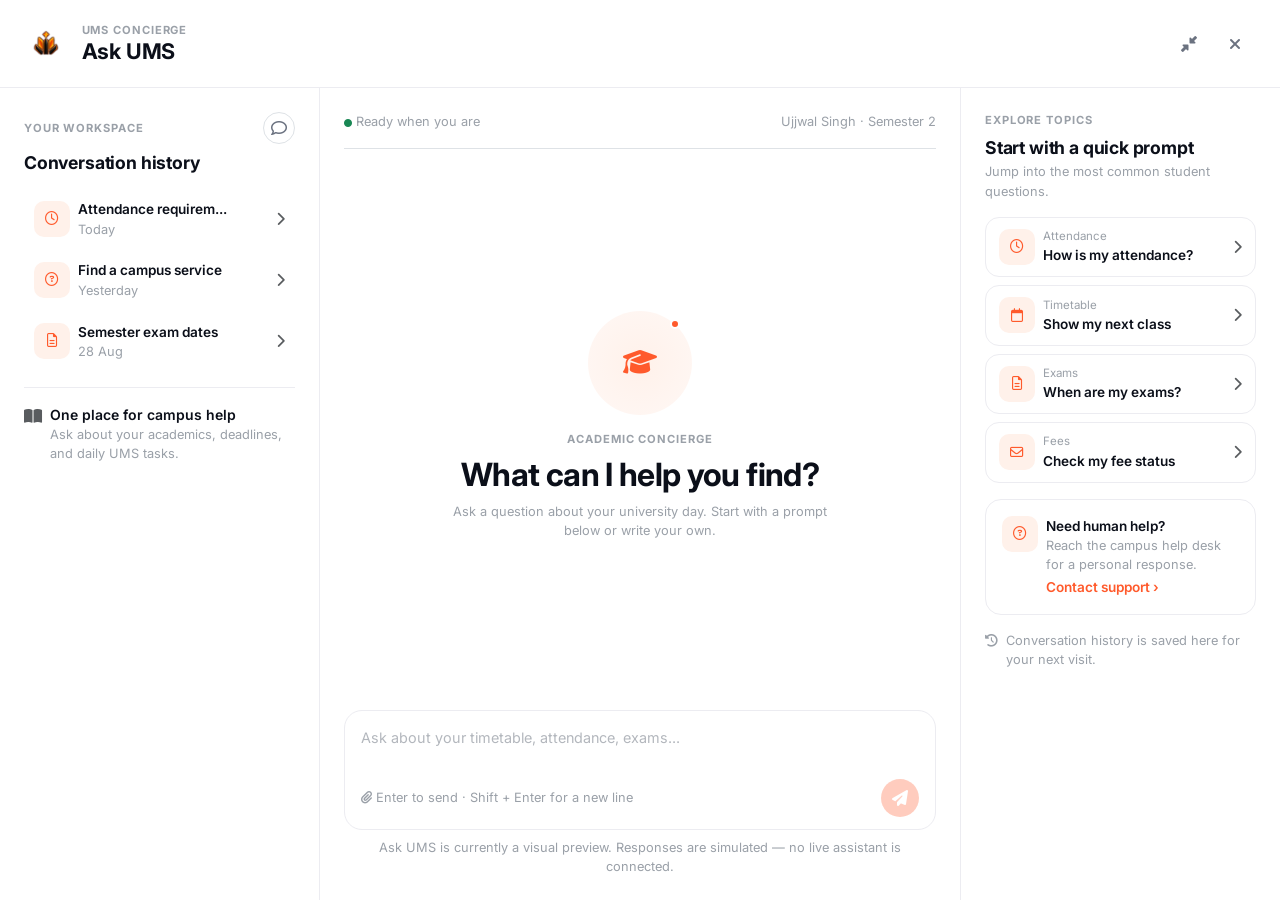
<file: frontend/chatbot_ui/index.html>
<!DOCTYPE html>
<html lang="en">
<head>
<meta charset="UTF-8">
<meta name="viewport" content="width=device-width, initial-scale=1">
<title>Ask UMS</title>
<link href="https://cdn.jsdelivr.net/npm/bootstrap@5.3.3/dist/css/bootstrap.min.css" rel="stylesheet">
<link href="https://cdnjs.cloudflare.com/ajax/libs/font-awesome/6.5.1/css/all.min.css" rel="stylesheet">
<link href="style.css" rel="stylesheet">
</head>
<body>

  <!-- Dashboard Background -->
  <iframe src="../dashboard_ui/index.html"
    style="position: fixed; top: 0; left: 0; width: 100vw; height: 100vh; border: none; z-index: -1; pointer-events: auto;"></iframe>

<div id="full-page" class="ums-page mode-fullscreen">
  <div class="ums-header">
    <div class="d-flex align-items-center gap-3">
      <img src="../assets/logo.png" alt="UMS Logo" style="height: 40px; width: 40px; border-radius: 8px; object-fit: contain;">
      <div><div class="eyebrow">UMS CONCIERGE</div><h4 class="fw-bold mb-0">Ask UMS</h4></div>
    </div>
    <div class="d-flex align-items-center gap-2">
      <button id="toggle-float-btn" class="icon-btn" title="Pop out as floating window"><i class="fa-solid fa-down-left-and-up-right-to-center"></i></button>
      <button id="closeBtn" class="icon-btn"><i class="fa-solid fa-xmark"></i></button>
    </div>
  </div>

  <div class="row g-0 ums-body">
    <!-- LEFT: workspace / history -->
    <div class="col-lg-3 ums-col ums-col-left hide-floating">
      <div class="d-flex justify-content-between align-items-center mb-2">
        <span class="eyebrow">YOUR WORKSPACE</span>
        <button id="newChatBtn" class="icon-btn border" style="width:32px;height:32px"><i class="fa-regular fa-comment"></i></button>
      </div>
      <h5 class="fw-bold mb-3">Conversation history</h5>

      <div id="chat-history"></div>

      <hr>
      <div class="d-flex gap-2">
        <i class="fa-solid fa-book-open text-muted mt-1"></i>
        <div>
          <div class="fw-semibold small">One place for campus help</div>
          <div class="text-muted-sm">Ask about your academics, deadlines, and daily UMS tasks.</div>
        </div>
      </div>
    </div>

    <!-- CENTER: chat -->
    <div class="col-lg-6 ums-col d-flex flex-column" style="height: 100%; overflow: hidden;">
      <div class="d-flex justify-content-between align-items-center text-muted-sm pb-3 border-bottom mb-4">
        <span><i class="fa-solid fa-circle text-success" style="font-size:8px"></i> Ready when you are</span>
        <span>Ujjwal Singh · Semester 2</span>
      </div>

      <div id="empty-state" class="flex-grow-1 d-flex flex-column align-items-center justify-content-center text-center px-3" style="overflow-y: auto;">
        <div class="concierge-ring mb-3"><i class="fa-solid fa-graduation-cap"></i><span class="concierge-dot"></span></div>
        <div class="eyebrow mb-2">ACADEMIC CONCIERGE</div>
        <h2 class="fw-bold mb-2">What can I help you find?</h2>
        <p class="text-muted-sm" style="max-width:380px">Ask a question about your university day. Start with a prompt below or write your own.</p>
      </div>

      <div id="messages" class="flex-grow-1 d-none"></div>

      <div class="chat-input-box p-2 mt-3">
        <textarea id="chat-textarea" class="form-control p-2" rows="2" placeholder="Ask about your timetable, attendance, exams..."></textarea>
        <div class="d-flex justify-content-between align-items-center px-2 pb-1">
          <span class="text-muted-sm"><i class="fa-solid fa-paperclip me-1"></i>Enter to send · Shift + Enter for a new line</span>
          <button id="send-btn" class="send-btn" disabled><i class="fa-solid fa-paper-plane"></i></button>
        </div>
      </div>
      <div class="text-center text-muted-sm mt-2 footer-note">Ask UMS is currently a visual preview. Responses are simulated — no live assistant is connected.</div>
    </div>

    <!-- RIGHT: explore topics -->
    <div class="col-lg-3 ums-col ums-col-right hide-floating">
      <div class="eyebrow mb-2">EXPLORE TOPICS</div>
      <h5 class="fw-bold mb-1">Start with a quick prompt</h5>
      <p class="text-muted-sm">Jump into the most common student questions.</p>

      <div id="quick-prompts" class="d-flex flex-column gap-2 mb-3"></div>

      <div class="help-box p-3">
        <div class="d-flex gap-2">
          <span class="hist-icon"><i class="fa-regular fa-circle-question"></i></span>
          <div>
            <div class="fw-semibold small">Need human help?</div>
            <div class="text-muted-sm">Reach the campus help desk for a personal response.</div>
            <a href="#" class="text-decoration-none small fw-semibold" style="color:var(--accent)">Contact support ›</a>
          </div>
        </div>
      </div>

      <div class="d-flex gap-2 mt-3 text-muted-sm">
        <i class="fa-solid fa-clock-rotate-left mt-1"></i>
        <span>Conversation history is saved here for your next visit.</span>
      </div>
    </div>
  </div>
</div>

<script src="https://cdn.jsdelivr.net/npm/bootstrap@5.3.3/dist/js/bootstrap.bundle.min.js"></script>
<script src="script.js"></script>
</body>
</html>
</file>
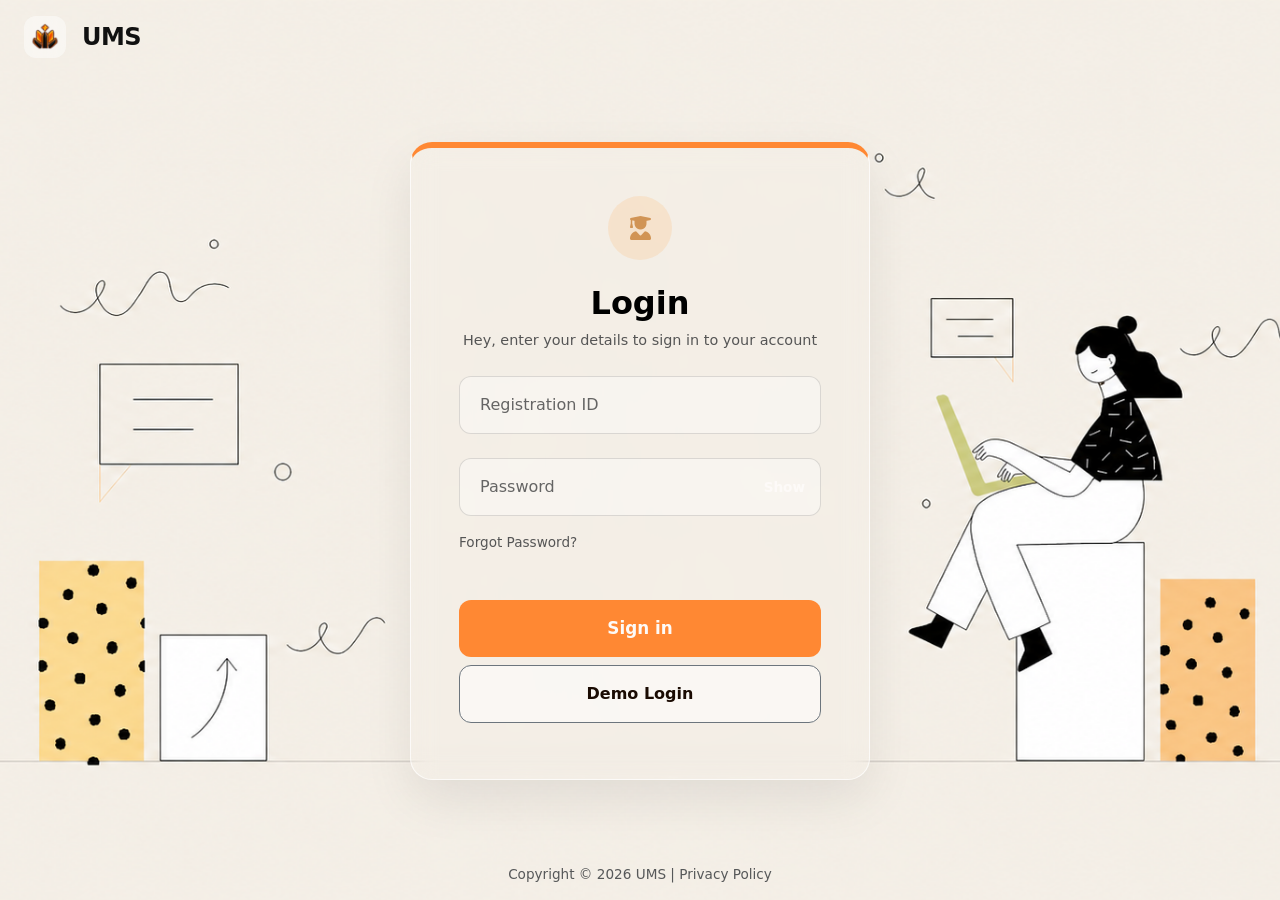
<file: frontend/dashboard_ui/index.html>
<!DOCTYPE html>
<html lang="en">

<head>
    <meta charset="UTF-8">
    <meta name="viewport" content="width=device-width, initial-scale=1">
    <title>UMS · Dashboard</title>
    <link href="https://cdn.jsdelivr.net/npm/bootstrap@5.3.3/dist/css/bootstrap.min.css" rel="stylesheet">
    <link href="https://cdnjs.cloudflare.com/ajax/libs/font-awesome/6.5.1/css/all.min.css" rel="stylesheet">
    <link rel="stylesheet" href="style.css">
</head>

<body>

    <!-- NAVBAR -->
    <nav class="navbar navbar-expand-lg py-2 px-4 sticky-top">
        <div class="container-fluid">
            <a class="navbar-brand d-flex align-items-center gap-2" href="#">
                <img src="../assets/logo.png" alt="UMS Logo" style="height: 36px; width: 36px; border-radius: 8px; object-fit: contain;">
                <span>
                    <div class="fw-bold lh-1">UMS</div>
                    <div class="brand-sub">UNIVERSITY MANAGEMENT SYSTEM</div>
                </span>
            </a>
            <button class="navbar-toggler" data-bs-toggle="collapse" data-bs-target="#nav"><span
                    class="navbar-toggler-icon"></span></button>
            <div class="collapse navbar-collapse" id="nav">
                <ul class="navbar-nav mx-auto gap-1">
                    <li class="nav-item"><a class="nav-link active-tab px-3" href="#">Dashboard</a></li>
                    <li class="nav-item dropdown"><a class="nav-link dropdown-toggle px-3" data-bs-toggle="dropdown"
                            href="#">Academics</a>
                        <ul class="dropdown-menu">
                            <li><a class="dropdown-item" href="#">Courses</a></li>
                            <li><a class="dropdown-item" href="#">Grades</a></li>
                        </ul>
                    </li>
                    <li class="nav-item dropdown"><a class="nav-link dropdown-toggle px-3" data-bs-toggle="dropdown"
                            href="#">Important Links</a>
                        <ul class="dropdown-menu">
                            <li><a class="dropdown-item" href="#">Syllabus</a></li>
                        </ul>
                    </li>
                    <li class="nav-item dropdown"><a class="nav-link dropdown-toggle px-3" data-bs-toggle="dropdown"
                            href="#">Student Services</a>
                        <ul class="dropdown-menu">
                            <li><a class="dropdown-item" href="#">Hostel</a></li>
                        </ul>
                    </li>
                    <li class="nav-item dropdown"><a class="nav-link dropdown-toggle px-3" data-bs-toggle="dropdown"
                            href="#">Campus Map</a>
                        <ul class="dropdown-menu">
                            <li><a class="dropdown-item" href="#">Blocks</a></li>
                        </ul>
                    </li>
                </ul>
                <div class="d-flex align-items-center gap-2">
                    <button class="icon-btn position-relative"><i class="fa-regular fa-bell"></i><span
                            class="position-absolute top-0 end-0 bg-danger rounded-circle"
                            style="width:7px;height:7px"></span></button>
                    <div class="dropdown">
                        <div class="d-flex align-items-center gap-2 ms-2" role="button" data-bs-toggle="dropdown"
                            aria-expanded="false">
                            <div class="text-avatar shadow-sm">S</div>
                            <span>
                                <div class="fw-semibold small text-dark">Sarfraz</div>
                                <div class="text-muted-sm">CSE · 2nd Year</div>
                            </span>
                            <i class="fa-solid fa-chevron-down text-muted small"></i>
                        </div>
                        <ul class="dropdown-menu dropdown-menu-end mt-2 border-0 shadow-sm"
                            style="border-radius: 12px;">
                            <li><a class="dropdown-item text-danger fw-semibold d-flex align-items-center gap-2"
                                    href="#" id="logout-btn"><i class="fa-solid fa-right-from-bracket"></i>Logout</a>
                            </li>
                        </ul>
                    </div>
                </div>
            </div>
        </div>
    </nav>

    <div class="container-fluid px-4 py-4" style="max-width:1400px">

        <!-- HERO -->
        <div class="hero p-4 p-md-5 mb-4">
            <div class="d-flex justify-content-between align-items-start flex-wrap gap-2">
                <span class="badge-pill"><i class="fa-solid fa-wand-magic-sparkles me-1"></i>GOOD MORNING <span
                        class="opacity-75 ms-2" id="today-date"></span></span>
                <div class="text-end">
                    <span class="badge-sem px-3 py-2 d-inline-block"><i class="fa-regular fa-calendar me-1"></i>Semester
                        2</span>
                    <div class="text-white-50 small mt-1">B.TECH COMPUTER SCIENCE</div>
                </div>
            </div>
            <h1 class="display-5 fw-bold mt-4 mb-2">Welcome back, Sarfraz 👋</h1>
            <p class="text-white-50 mb-4">Here is your academic overview for today. Keep the momentum going.</p>
            <div class="d-flex gap-4 align-items-center">
                <div>
                    <div class="text-white-50 eyebrow">CURRENT CGPA</div>
                    <div class="fs-3 fw-bold">8.72</div>
                </div>
                <div class="vr text-white-50" style="height:36px"></div>
                <div>
                    <div class="text-white-50 eyebrow">ATTENDANCE</div>
                    <div class="fs-3 fw-bold">84.5%</div>
                </div>
            </div>
            <div class="hero-year">24—25</div>
        </div>

        <!-- ALERT -->
        <div class="alert-soft p-3 mb-4 d-flex justify-content-between align-items-center">
            <div class="d-flex gap-3 align-items-start">
                <span class="qa-icon" style="background:#ffe3d5;color:var(--accent)"><i
                        class="fa-solid fa-shield-halved"></i></span>
                <div>
                    <div class="fw-semibold">Event attendance missing?</div>
                    <div class="text-muted-sm">To check your event QR attendance, <a href="#"
                            class="text-decoration-none" style="color:var(--accent);font-weight:600">click here to view
                            details ↗</a>.</div>
                </div>
            </div>
            <button class="btn btn-sm text-muted" onclick="this.closest('.alert-soft').style.display='none'"><i
                    class="fa-solid fa-xmark"></i></button>
        </div>

        <div class="row g-4">
            <!-- PERFORMANCE -->
            <div class="col-lg-5">
                <div class="card-flat p-4 h-100">
                    <div class="d-flex justify-content-between">
                        <div>
                            <div class="eyebrow">PERFORMANCE</div>
                            <h4 class="fw-bold mb-0">Current Attendance</h4>
                        </div>
                        <button class="icon-btn border"><i class="fa-solid fa-ellipsis"></i></button>
                    </div>
                    <div class="d-flex align-items-end justify-content-between mt-3">
                        <div class="display-6 fw-bold">84.5<span class="fs-4">%</span></div>
                        <span class="pill-good px-3 py-1"><i class="fa-solid fa-circle" style="font-size:6px"></i>
                            Good</span>
                    </div>
                    <div class="text-muted-sm mb-2">Overall presence</div>
                    <div class="progress mb-4">
                        <div class="progress-bar progress-bar-accent" style="width:84.5%"></div>
                    </div>

                    <div class="d-flex justify-content-between mb-2">
                        <span class="eyebrow">SUBJECT BREAKDOWN</span><span class="text-muted-sm">This semester</span>
                    </div>
                    <div id="subjects"></div>
                </div>
            </div>

            <!-- SCHEDULE -->
            <div class="col-lg-7">
                <div class="card-flat p-4 h-100">
                    <div class="d-flex justify-content-between align-items-start mb-3">
                        <div class="d-flex gap-2 align-items-start">
                            <span class="qa-icon" style="background:#ffe3d5;color:var(--accent)"><i
                                    class="fa-regular fa-calendar"></i></span>
                            <div>
                                <div class="eyebrow">TODAY ON CAMPUS</div>
                                <h4 class="fw-bold mb-0">Class Schedule</h4>
                            </div>
                        </div>
                        <a href="#" class="text-decoration-none small fw-semibold" style="color:var(--accent)">Full
                            timetable ↗</a>
                    </div>
                    <div class="d-flex gap-2 mb-3" id="day-tabs"></div>
                    <div id="classes"></div>
                </div>
            </div>

            <!-- HELP DESK -->
            <div class="col-lg-5">
                <div class="card-flat p-4 h-100">
                    <div class="d-flex justify-content-between align-items-start mb-3">
                        <div class="d-flex gap-2">
                            <span class="qa-icon" style="background:#ece9fe;color:#6d5bd0"><i
                                    class="fa-solid fa-ticket"></i></span>
                            <div>
                                <div class="eyebrow">HELP DESK</div>
                                <h4 class="fw-bold mb-0">RMS Ticket Status</h4>
                            </div>
                        </div>
                        <button class="btn btn-sm text-white" style="background:var(--accent)"><i
                                class="fa-solid fa-pen me-1"></i>New ticket</button>
                    </div>
                    <div class="row g-2 mb-3">
                        <div class="col-4">
                            <div class="stat-box p-3 text-center">
                                <div class="text-muted-sm">Pending</div>
                                <div class="fs-4 fw-bold text-warning">01</div>
                            </div>
                        </div>
                        <div class="col-4">
                            <div class="stat-box p-3 text-center">
                                <div class="text-muted-sm">In progress</div>
                                <div class="fs-4 fw-bold text-primary">02</div>
                            </div>
                        </div>
                        <div class="col-4">
                            <div class="stat-box p-3 text-center">
                                <div class="text-muted-sm">Closed</div>
                                <div class="fs-4 fw-bold" style="color:var(--green)">08</div>
                            </div>
                        </div>
                    </div>
                    <hr>
                    <div class="d-flex justify-content-between align-items-center">
                        <div>
                            <div class="eyebrow">LATEST REQUEST</div>
                            <div class="fw-semibold">Hostel Wi-Fi Repair</div>
                        </div>
                        <a href="#" class="text-decoration-none small fw-semibold" style="color:var(--accent)">View
                            history ↗</a>
                    </div>
                </div>
            </div>

            <!-- QUICK ACCESS -->
            <div class="col-lg-7">
                <div class="card-flat p-4 h-100">
                    <div class="d-flex justify-content-between mb-3">
                        <div>
                            <div class="eyebrow">QUICK ACCESS</div>
                            <h4 class="fw-bold mb-0">Student Services & Tools</h4>
                        </div>
                        <button class="icon-btn border"><i class="fa-solid fa-table-cells"></i></button>
                    </div>
                    <div class="row g-2" id="quick-access"></div>
                </div>
            </div>
        </div>

        <div class="d-flex justify-content-between align-items-center mt-4 text-muted-sm">
            <span><i class="fa-solid fa-circle text-success" style="font-size:8px"></i> UMS portal is online</span>
            <span>Last synced just now · Need help?</span>
        </div>
    </div>

    <a href="../chatbot_ui/index.html" class="fab text-decoration-none"><i
            class="fa-solid fa-headset fs-4"></i><span>Ask UMS</span></a>

    <script src="https://cdn.jsdelivr.net/npm/bootstrap@5.3.3/dist/js/bootstrap.bundle.min.js"></script>
    <script src="script.js"></script>
</body>

</html>
</file>
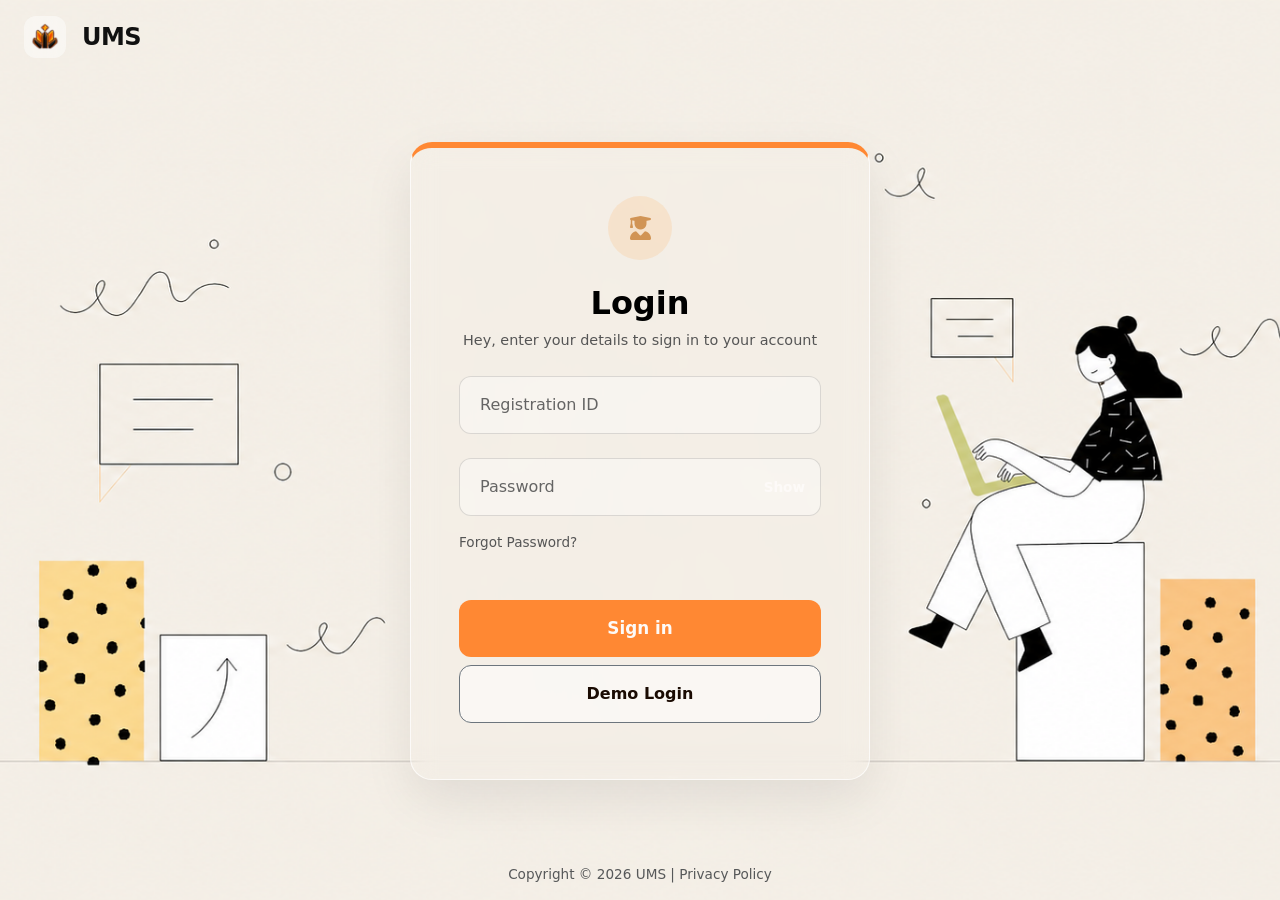
<file: frontend/login_ui/index.html>
<!DOCTYPE html>
<html lang="en">

<head>
    <meta charset="UTF-8">
    <meta name="viewport" content="width=device-width, initial-scale=1.0">

    <title>University Management System - Login</title>

    <!-- Bootstrap 5 CSS -->
    <link href="https://cdn.jsdelivr.net/npm/bootstrap@5.3.0/dist/css/bootstrap.min.css" rel="stylesheet">

    <!-- FontAwesome -->
    <link rel="stylesheet" href="https://cdnjs.cloudflare.com/ajax/libs/font-awesome/6.4.0/css/all.min.css">

    <!-- Custom CSS -->
    <link rel="stylesheet" href="/frontend/login_ui/style.css">
</head>

<body class="d-flex flex-column min-vh-100">

    <!-- =========================
         TOP NAVIGATION
    ========================== -->

    <header>
        <nav class="navbar px-4 py-3 w-100 position-relative z-index-2">

            <div class="d-flex align-items-center gap-3">

                <div class="logo-wrapper d-flex align-items-center justify-content-center">

                    <img src="../assets/logo.png" alt="UMS Logo" class="logo-img" onerror="
                            this.style.display='none';
                            this.nextElementSibling.style.display='flex';
                        ">

                    <div class="logo-placeholder" style="display: none;">
                        <i class="fas fa-university"></i>
                    </div>

                </div>

                <span class="logo fw-bold fs-4">
                    UMS
                </span>

            </div>

        </nav>
    </header>


    <!-- =========================
         MAIN LOGIN SECTION
    ========================== -->

    <main
        class="flex-grow-1 d-flex align-items-center justify-content-center position-relative w-100 px-3 py-4 overflow-hidden">

        <!-- LOGIN CARD -->

        <div class="login-card p-4 p-md-5 text-center">

            <!-- Login Icon -->

            <div class="login-icon-wrapper mx-auto mb-4">

                <i class="fas fa-user-graduate"></i>

            </div>


            <!-- Heading -->

            <h2 class="fw-bold mb-2" style="color: black;">
                Login
            </h2>


            <!-- Subtitle -->

            <p class="text-muted mb-4 subtext">
                Hey, enter your details to sign in to your account
            </p>


            <!-- LOGIN FORM -->

            <form action="/login" method="POST" id="loginForm">

                <!-- Registration ID -->

                <div class="form-group mb-4">

                    <input type="text" class="form-control custom-input" id="registration_id" name="registration_id"
                        placeholder="Registration ID" required autocomplete="username">

                </div>


                <!-- Password -->

                <div class="form-group mb-3 position-relative">

                    <input type="password" class="form-control custom-input pe-5" id="password" name="password"
                        placeholder="Password" required autocomplete="current-password">

                    <span class="password-toggle fw-semibold" id="togglePassword" role="button" tabindex="0">
                        Show
                    </span>

                </div>


                <!-- Forgot Password -->

                <div class="d-flex justify-content-start mb-5">

                    <a href="#" class="text-decoration-none text-muted forgot-link fs-7">
                        Forgot Password?
                    </a>

                </div>


                <!-- Sign In Button -->

                <button type="submit" class="btn btn-primary-custom w-100 fw-bold py-3 mb-2">
                    Sign in
                </button>

                <!-- Demo Login Button -->
                <button type="button" class="btn btn-outline-secondary w-100 fw-bold py-3 mb-2" id="demoLoginBtn"
                    style="border-radius: 12px; color: #1a0b02; background: rgba(255, 255, 255, 0.5);">
                    Demo Login
                </button>

            </form>

        </div>

    </main>


    <!-- =========================
         FOOTER
    ========================== -->

    <footer class="text-center py-3 fs-7 text-muted position-relative z-index-2">
        Copyright &copy; 2026 UMS | Privacy Policy
    </footer>


    <!-- Custom JavaScript -->

    <script src="/frontend/login_ui/script.js"></script>

</body>

</html>
</file>
<file: frontend/chatbot_ui/style.css>
@import url('https://fonts.googleapis.com/css2?family=Inter:wght@400;500;600;700;800&display=swap');

:root{
  --accent:#ff5a2c;
  --accent-soft:#fff1ea;
  --accent-border:#ffd7c2;
  --ink:#0b0f19;
  --muted:#9aa0a8;
  --line:#ececf1;
  --hover:#f8f8f9;
}
*{box-sizing:border-box}
html,body{height:100%}
body{margin:0;background:transparent;color:var(--ink);font-family:'Inter',ui-sans-serif,system-ui,Segoe UI,Roboto,sans-serif;pointer-events:none;}

.eyebrow{font-size:.7rem;letter-spacing:.08em;color:var(--muted);font-weight:700;text-transform:uppercase}
.text-muted-sm{color:var(--muted);font-size:.8rem;line-height:1.5}
.icon-btn{width:38px;height:38px;border-radius:50%;display:grid;place-items:center;color:#6b7280;background:transparent;text-decoration:none;border:none}
.icon-btn:hover{background:var(--hover)}

/* Page frame */
.ums-page{background:#fff;border-radius:24px;width:100%;max-width:1310px;box-shadow:0 30px 70px -15px rgba(15,15,20,.35);overflow:hidden;pointer-events:auto;transition:all 0.35s cubic-bezier(0.4, 0, 0.2, 1);}
.ums-page.is-dragging { transition: none !important; }

/* Fullscreen mode */
.ums-page.mode-fullscreen {
  max-width: 100vw;
  height: 100vh;
  border-radius: 0;
  box-shadow: none;
  display: flex;
  flex-direction: column;
}

/* Floating widget mode */
.ums-page.mode-floating {
  position: fixed !important;
  bottom: 24px !important;
  right: 24px !important;
  width: 420px !important;
  height: 620px !important;
  max-width: calc(100vw - 32px) !important;
  max-height: calc(100vh - 32px) !important;
  border-radius: 20px !important;
  box-shadow: 0 16px 40px rgba(0,0,0,0.2) !important;
  z-index: 9999 !important;
  display: flex;
  flex-direction: column;
}
.ums-page.mode-floating .hide-floating { display: none !important; }
.ums-page.mode-floating .ums-header { cursor: grab; }
.ums-page.mode-floating .ums-header:active { cursor: grabbing; }
.ums-page.mode-floating .ums-body { flex: 1; flex-wrap: nowrap; overflow: hidden; }
.ums-page.mode-floating .ums-col { width: 100% !important; flex: 1 1 auto; }

.ums-header{display:flex;justify-content:space-between;align-items:center;padding:1.4rem 1.6rem;border-bottom:1px solid var(--line); flex-shrink: 0;}
.ums-badge{background:var(--accent);width:44px;height:44px;border-radius:12px;display:grid;place-items:center;color:#fff;font-size:1.05rem;flex-shrink:0}
.ums-header h4{font-size:1.35rem;font-weight:800;letter-spacing:-.01em}
.badge-outline{border:1px solid var(--accent-border);color:var(--accent);background:var(--accent-soft);border-radius:999px;font-size:.72rem;font-weight:700;padding:.35rem .8rem}

.ums-body { flex: 1; overflow: hidden; }
.ums-col{padding:1.5rem; height: 100%; overflow-y: auto;}
.ums-col-left{border-right:1px solid var(--line)}
.ums-col-right{border-left:1px solid var(--line);background:#fff}
.ums-col h5{font-size:1.1rem;font-weight:800;letter-spacing:-.01em}

/* Hide scrollbars */
.ums-col::-webkit-scrollbar, #messages::-webkit-scrollbar { width: 6px; }
.ums-col::-webkit-scrollbar-thumb, #messages::-webkit-scrollbar-thumb { background: rgba(0,0,0,0.1); border-radius: 99px; }

.hist-item{border:none;background:transparent;text-align:left;width:100%;border-radius:14px;padding:.6rem;margin-bottom:.15rem; cursor: pointer;}
.hist-item:hover, .hist-item.active{background:var(--hover)}
.hist-icon{width:36px;height:36px;border-radius:10px;background:var(--accent-soft);color:var(--accent);display:grid;place-items:center;font-size:.85rem;flex-shrink:0}
.hist-item .fw-semibold{font-size:.85rem;font-weight:700;color:var(--ink)}

hr{border-color:var(--line);opacity:1}

.concierge-ring{width:104px;height:104px;border-radius:50%;background:radial-gradient(circle,var(--accent-soft),#fff8f5);display:grid;place-items:center;position:relative}
.concierge-ring i{color:var(--accent);font-size:1.7rem}
.concierge-dot{position:absolute;top:8px;right:12px;width:10px;height:10px;background:var(--accent);border-radius:50%;border:2px solid #fff}

.ums-col h2{font-size:2rem;font-weight:800;letter-spacing:-.02em}

.chat-input-box{border:1px solid var(--line);border-radius:18px; flex-shrink: 0;}
.chat-input-box textarea{border:none;resize:none;outline:none;box-shadow:none;font-size:.9rem}
.chat-input-box textarea::placeholder{color:#b3b7bd}
.chat-input-box textarea:focus{box-shadow:none;}
.send-btn{width:38px;height:38px;border-radius:50%;background:var(--accent);color:#fff;border:none;display:grid;place-items:center;flex-shrink:0; cursor: pointer;}
.send-btn:disabled{opacity: 0.3; cursor: not-allowed;}
.footer-note{flex-shrink: 0;}

.prompt-card{border:1px solid var(--line);border-radius:14px;padding:.65rem .8rem;background:transparent;width:100%; cursor: pointer;}
.prompt-card:hover{border-color:var(--accent);background:#fff7f4}
.prompt-card .fw-semibold{font-size:.85rem;font-weight:700;color:var(--ink)}
.prompt-card .text-muted-sm{font-size:.72rem}

.help-box{border:1px solid var(--line);border-radius:16px}
.help-box .fw-semibold{font-size:.85rem}

/* Chat messages */
#messages{overflow-y:auto;padding:.25rem .25rem 1rem;}
.msg-row{display:flex;margin-bottom:.7rem}
.msg-row.user{justify-content:flex-end}
.msg{max-width:85%;padding:.65rem .95rem;border-radius:16px;font-size:.85rem;line-height:1.55}
.msg-row.user .msg{background:var(--accent);color:#fff;border-bottom-right-radius:4px}
.msg-row.bot .msg{background:#f2f3f5;color:var(--ink);border-bottom-left-radius:4px}
.typing .msg{display:flex;align-items:center;gap:4px;padding:.8rem 1rem}
.typing-dot{width:6px;height:6px;border-radius:50%;background:#b3b7bd;animation:bounce 1.2s infinite ease-in-out}
.typing-dot:nth-child(2){animation-delay:.15s}
.typing-dot:nth-child(3){animation-delay:.3s}
@keyframes bounce{0%,60%,100%{transform:translateY(0);opacity:.5}30%{transform:translateY(-4px);opacity:1}}

@media (max-width:991px){
  .ums-col-left,.ums-col-right{border:none;border-top:1px solid var(--line)}
  .ums-page.mode-fullscreen .ums-body { flex-direction: column; overflow-y: auto;}
  .ums-page.mode-fullscreen .ums-col { height: auto; overflow: visible;}
}
</file>
<file: frontend/dashboard_ui/style.css>
:root{--accent:#ff5a2c;--ink:#0f1420;--muted:#6b7280;--bg:#f3f4f6;--line:#ececef;--green:#16a34a}
body{background:var(--bg);color:var(--ink);font-family:ui-sans-serif,system-ui,Segoe UI,Roboto,sans-serif}
.navbar{background:#fff;border-bottom:1px solid var(--line)}
.brand-icon{width:36px;height:36px;background:var(--accent);border-radius:10px;display:grid;place-items:center;color:#fff}
.brand-sub{font-size:.62rem;letter-spacing:.08em;color:var(--muted)}
.nav-link.active-tab{color:var(--accent)!important;font-weight:600}
.nav-link{color:#1f2430!important;font-weight:500}
.icon-btn{width:38px;height:38px;border-radius:50%;display:grid;place-items:center;color:#374151;background:transparent}
.icon-btn:hover{background:#f1f2f4}
.avatar{width:38px;height:38px;border-radius:50%;object-fit:cover}
.text-avatar{width:38px;height:38px;border-radius:50%;background:var(--accent);color:#fff;display:grid;place-items:center;font-weight:700;font-size:1.1rem}
.card-flat{background:#fff;border:1px solid var(--line);border-radius:16px}
.eyebrow{font-size:.68rem;letter-spacing:.1em;color:var(--muted);font-weight:700}
.hero{background:linear-gradient(135deg,#241a15,#3a2419 60%,#241a15);border-radius:20px;color:#fff;position:relative;overflow:hidden}
.hero .badge-pill{background:rgba(255,255,255,.12);border:1px solid rgba(255,255,255,.18);border-radius:30px;font-size:.72rem;padding:.35rem .8rem}
.hero .badge-sem{background:var(--accent);border-radius:30px;font-size:.75rem}
.hero-year{position:absolute;right:24px;bottom:6px;font-size:4rem;font-weight:800;color:rgba(255,255,255,.06);line-height:1}
.pill-good{background:#e8f8ee;color:var(--green);border-radius:30px;font-size:.75rem;font-weight:600}
.progress{height:8px;border-radius:20px;background:#eef0f2}
.progress-bar-accent{background:var(--accent)}
.progress-bar-green{background:var(--green)}
.subject-row+.subject-row{border-top:1px solid var(--line)}
.day-tab{border:none;background:transparent;border-radius:10px;padding:.4rem .8rem;text-align:center;min-width:56px}
.day-tab.active{background:var(--accent);color:#fff}
.day-tab .d{font-size:.65rem;font-weight:700;letter-spacing:.05em}
.day-tab .n{font-size:.85rem}
.class-row+.class-row{border-top:1px solid var(--line)}
.class-bar{width:4px;height:38px;border-radius:4px}
.stat-box{border:1px solid var(--line);border-radius:12px}
.qa-item{border:1px solid var(--line);border-radius:12px;transition:.15s}
.qa-item:hover{border-color:var(--accent);background:#fff7f4}
.qa-item.active-item{border-color:var(--accent);background:#fff7f4}
.qa-icon{width:38px;height:38px;border-radius:10px;display:grid;place-items:center;font-size:1rem}
.alert-soft{background:#fff3ee;border:1px solid #ffd9c7;border-radius:14px}
.fab{position:fixed;bottom:24px;right:24px;background:var(--accent);color:#fff;border-radius:50px;padding:1rem 1.5rem;display:flex;align-items:center;gap:.75rem;box-shadow:0 12px 30px rgba(255,90,44,0.4);font-size:1.1rem;font-weight:bold;transition:0.3s;z-index:999}
.fab:hover{transform:translateY(-3px);box-shadow:0 16px 40px rgba(255,90,44,0.6);color:#fff}
.text-muted-sm{color:var(--muted);font-size:.8rem}
</file>
<file: frontend/login_ui/style.css>
/* =====================================================
   ROOT VARIABLES
===================================================== */

:root {
    --bg-color: #1a0b02;
    --card-bg: rgba(26, 11, 2, 0.75);
    --btn-peach: #ff8833;
    --btn-peach-hover: #ff9933;
    --text-main: #fdfaf8;
    --text-muted: #bdaea3;
    --border-color: rgba(255, 136, 51, 0.2);
}


/* =====================================================
   BODY
===================================================== */

body {
    margin: 0;

    background-color: var(--bg-color);

    /*
        IMPORTANT:

        style.css is inside:
        /login/

        background.png is inside:
        /assets/

        Therefore:
        ../assets/background.png
    */
    background-image: url("/frontend/assets/background.png");

    background-size: cover;

    background-position: center center;

    background-repeat: no-repeat;

    background-attachment: fixed;

    color: var(--text-main);

    min-height: 100vh;
}


/* =====================================================
   Z-INDEX
===================================================== */

.z-index-2 {
    z-index: 2;
}


/* =====================================================
   NAVBAR
===================================================== */

.logo {
    letter-spacing: -0.5px;

    color: #111111;
}

.logo-wrapper {
    width: 42px;
    height: 42px;

    border-radius: 12px;

    background: rgba(255, 255, 255, 0.45);

    backdrop-filter: blur(8px);
    -webkit-backdrop-filter: blur(8px);

    display: flex;
    align-items: center;
    justify-content: center;
}

.logo-img {
    width: 100%;
    height: 100%;

    object-fit: contain;
}

.logo-placeholder {
    width: 36px;
    height: 36px;

    border-radius: 10px;

    background-color: rgba(0, 0, 0, 0.05);

    display: flex;
    align-items: center;
    justify-content: center;

    color: #111111;
}


/* =====================================================
   MAIN AREA
===================================================== */

main {
    position: relative;

    z-index: 1;
}


/* =====================================================
   LOGIN CARD
   GLASS / TRANSPARENT EFFECT
===================================================== */

.login-card {

    /*
        THIS MAKES THE CARD EXTREMELY TRANSPARENT
    */
    background: rgba(255, 255, 255, 0.02);

    /*
        GLASS BLUR
    */
    backdrop-filter: blur(12px);
    -webkit-backdrop-filter: blur(12px);


    /*
        GLASS BORDER
    */

    border: 1px solid rgba(255, 255, 255, 0.7);


    /*
        ROUNDED CORNERS
    */

    border-radius: 22px;


    /*
        SIZE
    */

    width: 100%;

    max-width: 460px;

    min-height: 520px;


    /*
        CONTENT ALIGNMENT
    */

    display: flex;

    flex-direction: column;

    justify-content: center;


    /*
        SHADOW
    */

    box-shadow:
        0 20px 50px rgba(0, 0, 0, 0.08);


    /*
        PEACH TOP BORDER
    */

    border-top: 6px solid var(--btn-peach);


    /*
        LAYER
    */

    z-index: 10;

    /* 
        ANIMATIONS & TRANSITIONS
    */
    opacity: 0;
    transform: translateY(30px);
    animation: slideUpFadeIn 0.8s cubic-bezier(0.16, 1, 0.3, 1) forwards;
    transition: box-shadow 0.4s ease, transform 0.4s cubic-bezier(0.16, 1, 0.3, 1);
}

/*
    HOVER EFFECT FOR THE CARD
*/
.login-card:hover {
    box-shadow: 0 25px 60px rgba(0, 0, 0, 0.12);
    border-color: rgba(255, 255, 255, 0.9);
}

@keyframes slideUpFadeIn {
    to {
        opacity: 1;
        transform: translateY(0);
    }
}


/* =====================================================
   LOGIN ICON
===================================================== */

.login-icon-wrapper {

    width: 64px;

    height: 64px;

    background: rgba(248, 204, 156, 0.35);

    color: #d19455;

    border-radius: 50%;

    display: flex;

    align-items: center;

    justify-content: center;

    font-size: 1.5rem;

    backdrop-filter: blur(5px);
    -webkit-backdrop-filter: blur(5px);

    /* FLOATING ANIMATION */
    animation: floatIcon 3s ease-in-out infinite;
}

@keyframes floatIcon {
    0% {
        transform: translateY(0px);
    }

    50% {
        transform: translateY(-8px);
    }

    100% {
        transform: translateY(0px);
    }
}


/* =====================================================
   TEXT
===================================================== */

.subtext {
    font-size: 0.9rem;

    color: #555555 !important;
}

.fs-7 {
    font-size: 0.85rem;
}


/* =====================================================
   INPUT FIELDS
===================================================== */

.custom-input {

    /*
        TRANSPARENT INPUT
    */

    background: rgba(255, 255, 255, 0.35);


    /*
        BORDER
    */

    border: 1px solid rgba(0, 0, 0, 0.12);


    /*
        ROUNDED
    */

    border-radius: 12px;


    /*
        SIZE
    */

    padding: 16px 20px;

    font-size: 1rem;


    /*
        TEXT
    */

    color: #1a0b02;


    /*
        SMOOTH EFFECT
    */

    transition:
        border-color 0.2s ease,
        box-shadow 0.2s ease,
        background 0.2s ease;
}


/*
    INPUT PLACEHOLDER
*/

.custom-input::placeholder {
    color: #555555;

    opacity: 0.9;
}


/*
    INPUT FOCUS
*/

.custom-input:focus {

    background: rgba(255, 255, 255, 0.5);

    border-color: rgba(0, 0, 0, 0.25);

    box-shadow: none;

    color: #1a0b02;
}


/*
    REMOVE BOOTSTRAP WHITE BACKGROUND
*/

.custom-input:focus,
.custom-input:hover {
    background-color: rgba(255, 255, 255, 0.25);
}

/* 
    STAGGERED ANIMATIONS FOR FORM GROUPS
*/
.form-group,
.d-flex.justify-content-start,
.btn-primary-custom {
    opacity: 0;
    transform: translateY(20px);
    animation: slideUpFadeIn 0.6s cubic-bezier(0.16, 1, 0.3, 1) forwards;
}

.form-group:nth-child(1) {
    animation-delay: 0.3s;
}

.form-group:nth-child(2) {
    animation-delay: 0.4s;
}

.d-flex.justify-content-start {
    animation-delay: 0.5s;
}

.btn-primary-custom {
    animation-delay: 0.6s;
}


/* =====================================================
   PASSWORD SHOW / HIDE
===================================================== */

.password-toggle {

    position: absolute;

    right: 16px;

    top: 50%;

    transform: translateY(-50%);

    cursor: pointer;

    font-size: 0.85rem;

    color: var(--text-main);

    user-select: none;

    transition: opacity 0.2s ease;
}

.password-toggle:hover {
    opacity: 0.65;
}


/* =====================================================
   FORGOT PASSWORD
===================================================== */

.forgot-link {

    color: #555555 !important;

    transition:
        color 0.15s ease,
        opacity 0.15s ease;
}

.forgot-link:hover {

    color: var(--text-main) !important;

    text-decoration: underline !important;
}


/* =====================================================
   SIGN IN BUTTON
===================================================== */

.btn-primary-custom {

    background-color: var(--btn-peach);

    color: var(--text-main);

    border: none;

    border-radius: 12px;

    font-size: 1.05rem;

    transition:
        transform 0.15s ease,
        background-color 0.2s ease,
        box-shadow 0.2s ease;
}


/*
    BUTTON HOVER
*/

.btn-primary-custom:hover {

    background-color: var(--btn-peach-hover);

    color: var(--text-main);

    transform: translateY(-2px);

    box-shadow:
        0 8px 20px rgba(0, 0, 0, 0.08);
}


/*
    BUTTON ACTIVE
*/

.btn-primary-custom:active {

    transform: translateY(0);

    box-shadow: none;
}


/* =====================================================
   FOOTER
===================================================== */

footer {

    color: #666666 !important;

    font-size: 0.85rem;
}


/* =====================================================
   MOBILE RESPONSIVE
===================================================== */

@media (max-width: 768px) {

    body {

        background-position: center center;

        background-attachment: scroll;
    }


    .login-card {

        max-width: 420px;

        min-height: auto;

        padding: 32px 24px !important;

        margin: 10px;
    }


    .logo {

        font-size: 1.3rem !important;
    }
}


/* =====================================================
   SMALL MOBILE
===================================================== */

@media (max-width: 480px) {

    .login-card {

        border-radius: 18px;

        padding: 28px 20px !important;
    }


    .login-icon-wrapper {

        width: 58px;

        height: 58px;

        font-size: 1.3rem;
    }
}
</file>
